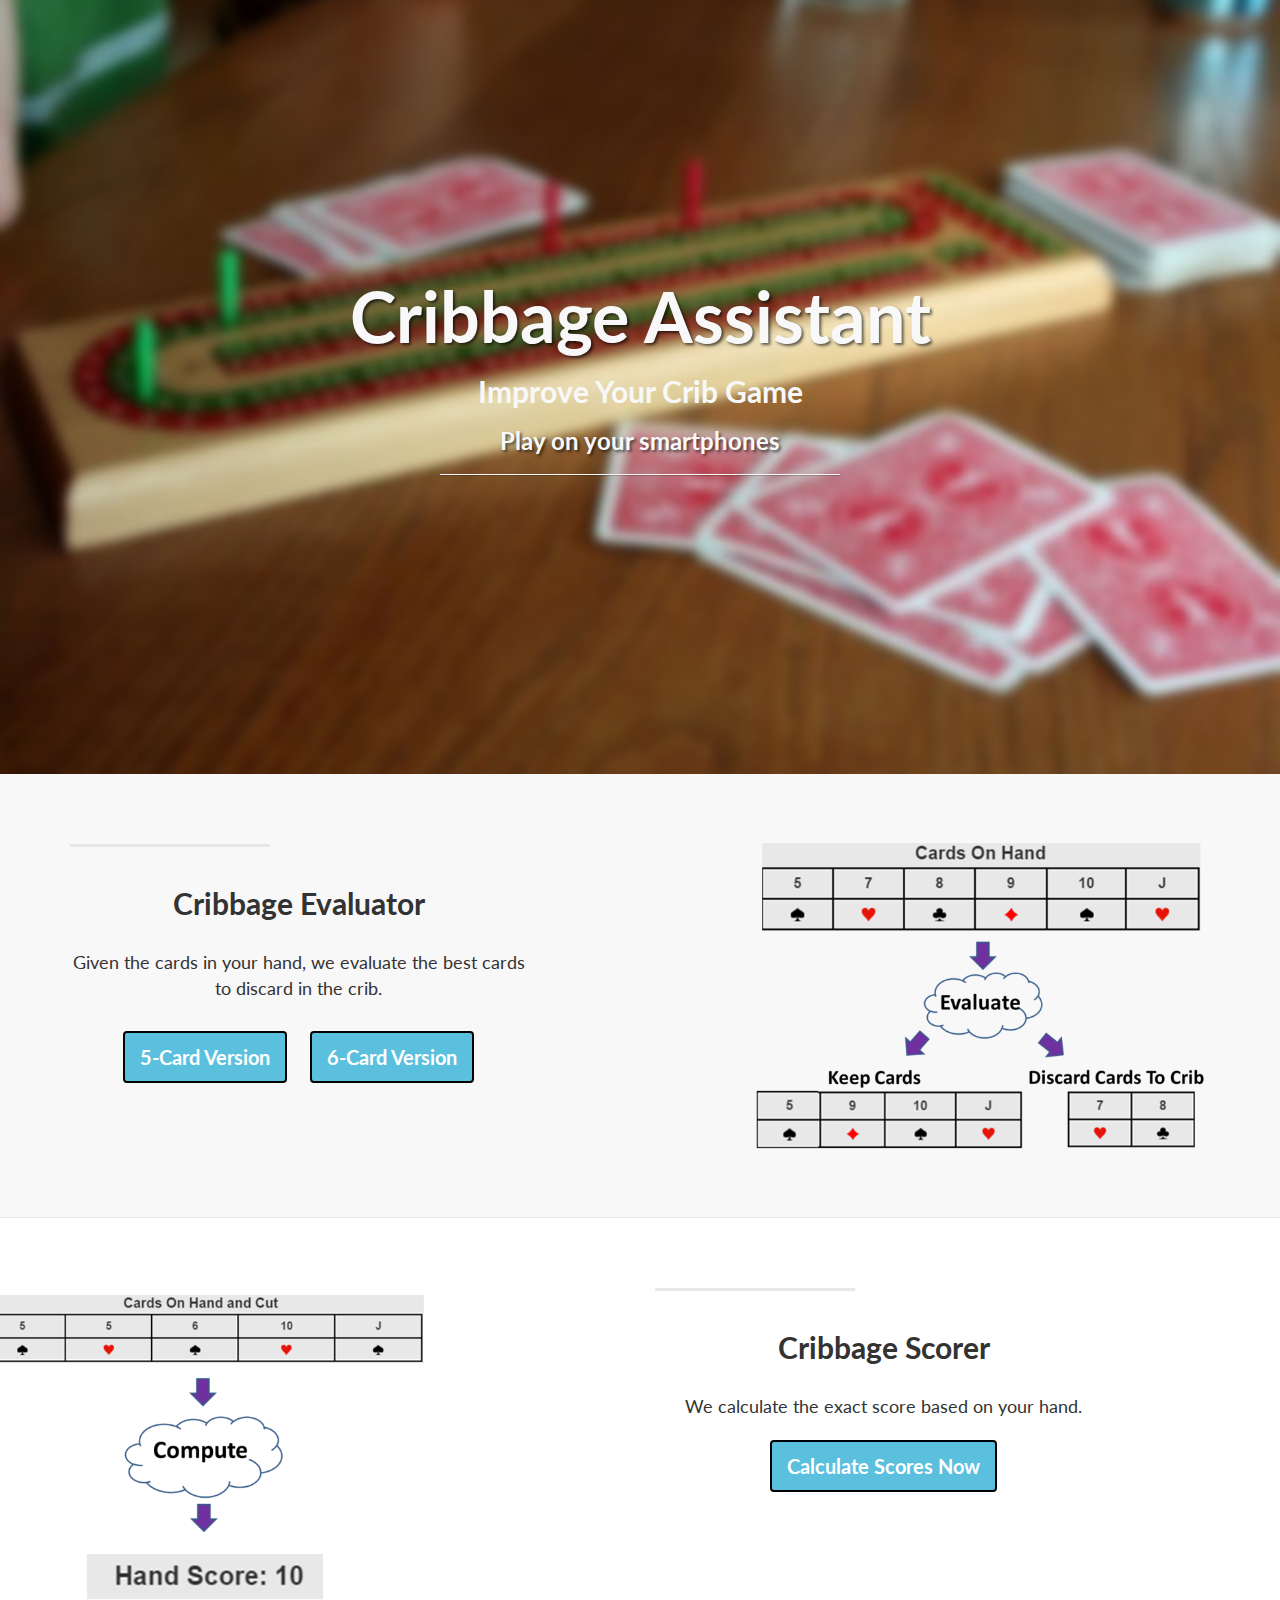
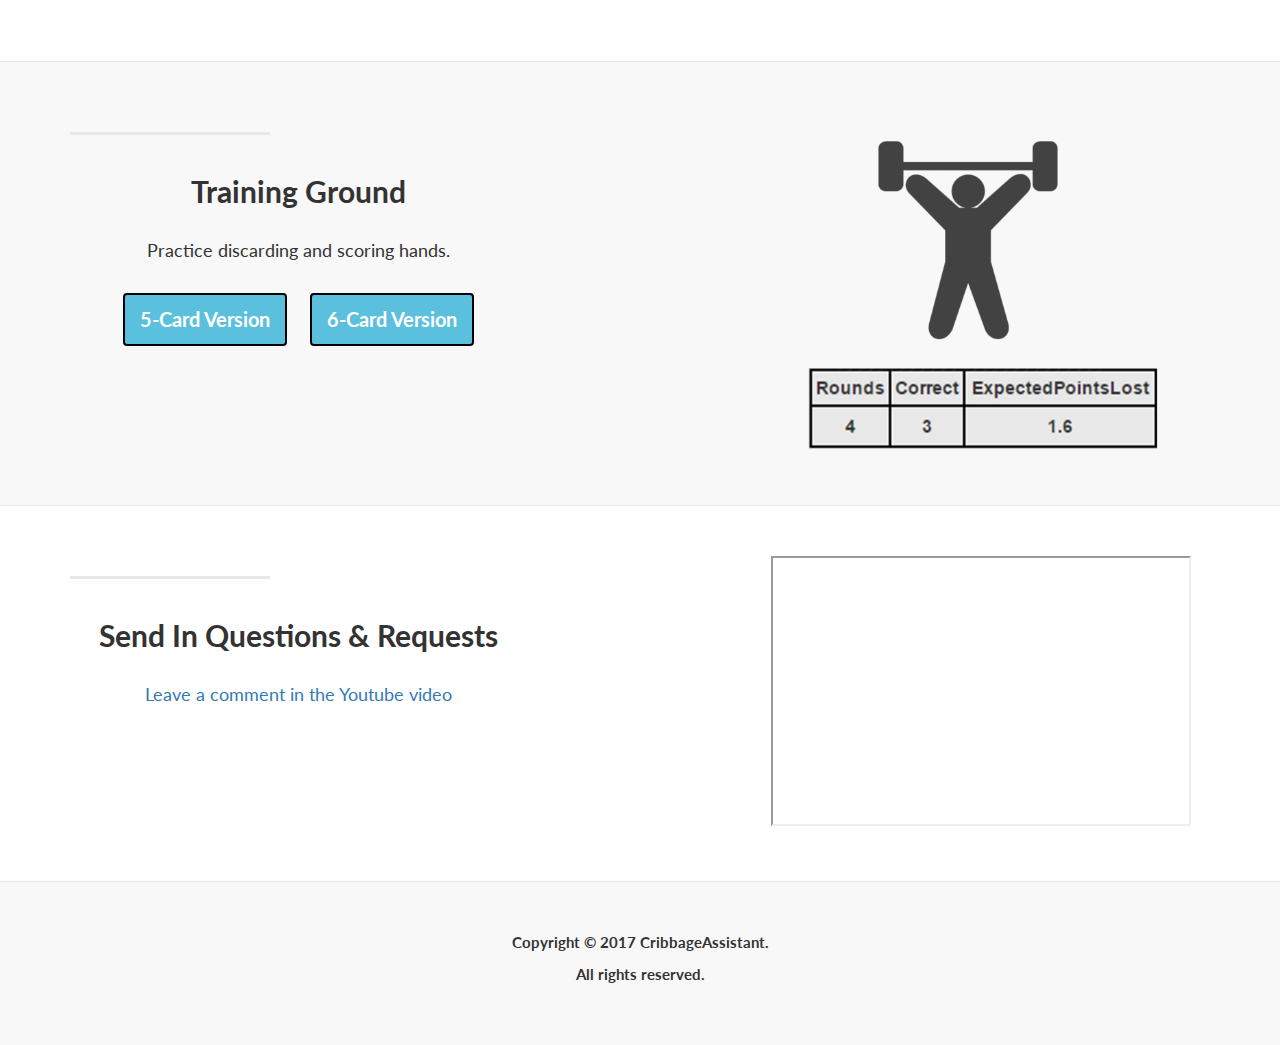
<file: index.html>
<!DOCTYPE html>
<html lang="en">

<head>

  <meta http-equiv="X-UA-Compatible" name="viewport" content="width=device-width, initial-scale=1, maximum-scale=1, user-scalable=no">
  
  <title>Cribbage Assistant</title>

  <!-- Bootstrap Core CSS -->
	<link rel="stylesheet" href="//maxcdn.bootstrapcdn.com/bootstrap/3.3.1/css/bootstrap.min.css">

  <!-- Custom CSS -->
  <link href="landing-page.css" rel="stylesheet">

  <!-- Custom Fonts -->
  <link href="font-awesome.min.css" rel="stylesheet" type="text/css">
  <link href="https://fonts.googleapis.com/css?family=Lato:300,400,700,300italic,400italic,700italic" rel="stylesheet" type="text/css">

	<script src="https://code.jquery.com/jquery-2.2.4.min.js" integrity="sha256-BbhdlvQf/xTY9gja0Dq3HiwQF8LaCRTXxZKRutelT44=" crossorigin="anonymous"></script>
  <script src="//maxcdn.bootstrapcdn.com/bootstrap/3.3.1/js/bootstrap.min.js"></script>

  <script>
	  (function(i,s,o,g,r,a,m){i['GoogleAnalyticsObject']=r;i[r]=i[r]||function(){
	  (i[r].q=i[r].q||[]).push(arguments)},i[r].l=1*new Date();a=s.createElement(o),
	  m=s.getElementsByTagName(o)[0];a.async=1;a.src=g;m.parentNode.insertBefore(a,m)
	  })(window,document,'script','https://www.google-analytics.com/analytics.js','ga');

	  ga('create', 'UA-71304939-2', 'auto');
	  ga('send', 'pageview');
	</script>

</head>

<body>

  <!-- Header -->
  <a name="about"></a>
  <div class="intro-header">
    <div class="container">
      <div class="row">
        <div class="col-lg-12">
          <div class="intro-message">
	          <h1>Cribbage Assistant</h1>
            <h2>Improve Your Crib Game</h2>
            <h3>Play on your smartphones</h3>
    	      <hr class="intro-divider">
          </div>
        </div>
      </div>
    </div>
  </div>
  <!-- /.intro-header -->

  <!-- Page Content -->
	<a name="services"></a>
    <center>
	    <div class="content-section-a">
	      <div class="container">
	        <div class="row">
	          <div class="col-lg-5 col-sm-6" style="margin:0 0 20px 0;">
	            <hr class="section-heading-spacer">
	            <div class="clearfix"></div>
	            <h2 class="section-heading">Cribbage Evaluator</h2>
	            <p class="lead">Given the cards in your hand, we evaluate the best cards to discard in the crib.</p>
	            <button id="go_to_evaluator_5" type="button" class="btn btn-info">5-Card Version</button>
	            <button id="go_to_evaluator_6" type="button" class="btn btn-info">6-Card Version</button>
	        	</div>
		        <div class="col-lg-5 col-lg-offset-2 col-sm-6">
		          <img class="img-responsive" src="images/landingpage1.png" alt="">
		        </div>
	    		</div>
	      </div>
	    </div>

	    <div class="content-section-b">
	      <div class="container">
	        <div class="row">
	          <div class="col-lg-5 col-lg-offset-1 col-sm-push-6 col-sm-6" style="margin:0 0 20px 0;">
	            <hr class="section-heading-spacer">
	            <div class="clearfix"></div>
	            <h2 class="section-heading">Cribbage Scorer</h2>
	            <p class="lead">We calculate the exact score based on your hand.</p>
	            <button id="go_to_scorer" type="button" class="btn btn-info">Calculate Scores Now</button>
	        	</div>
	        	<div class="col-lg-5 col-sm-pull-6 col-sm-6">
	            <img class="img-responsive" src="images/landingpage3.png" alt="">
	        	</div>
	    		</div>
	      </div>
	    </div>

	    <div class="content-section-a">
	      <div class="container">
	        <div class="row">
	          <div class="col-lg-5 col-sm-6">
	          	<hr class="section-heading-spacer">
	            <div class="clearfix"></div>
	            <h2 class="section-heading">Training Ground</h2>
	            <p class="lead">Practice discarding and scoring hands.</p>
	            <button id="go_to_trainer_5" type="button" class="btn btn-info">5-Card Version</button>
	            <button id="go_to_trainer_6" type="button" class="btn btn-info">6-Card Version</button>
	        	</div>
	        	<div class="col-lg-5 col-lg-offset-2 col-sm-6">
	          	<img class="img-responsive" src="images/landingpage2.png" alt="">
	        	</div>
	    		</div>
	      </div>
	    </div>

	    <div class="content-section-b">
	      <div class="container">
	        <div class="row">
	        	<div class="col-lg-5 col-sm-6">
	        		<hr class="section-heading-spacer">
	        		<div class="clearfix"></div>
	        		<h2 class="section-heading">Send In Questions & Requests</h2>
	        		<p class="lead"><a href="https://youtu.be/e2xVMI0Fu4A" target="_blank">Leave a comment in the Youtube video</a></p>
	        	</div>
	        	<div class="col-lg-5 col-lg-offset-2 col-sm-6">
	          	<iframe width="420" height="270" src="https://www.youtube.com/embed/e2xVMI0Fu4A"></iframe>
	        	</div>
	        </div>
	      </div>
	    </div>

	    <div class="content-section-a">
	      <div class="container">
	        <div class="row">
						<center>
					  	<p class="footer_text">Copyright &copy; 2017 CribbageAssistant.</p> 
					  	<p class="footer_text">All rights reserved.</p>
					  </center>
					</div>
				</div>
			</div>
	  </center>
  </div>
   
  <script type="text/javascript">
  	$('#go_to_evaluator_5').on('click', function() {
  		window.location.href = "fivecard_optimizer.html";
		});
		$('#go_to_evaluator_6').on('click', function() {
  		window.location.href = "sixcard_optimizer.html";
		});
		$('#go_to_scorer').on('click', function() {
  		window.location.href = "scorer.html";
		});
		$('#go_to_trainer_5').on('click', function() {
  		window.location.href = "fivecard_practice.html";
		});
		$('#go_to_trainer_6').on('click', function() {
  		window.location.href = "sixcard_practice.html";
		});

  </script>

</body>

</html>
</file>
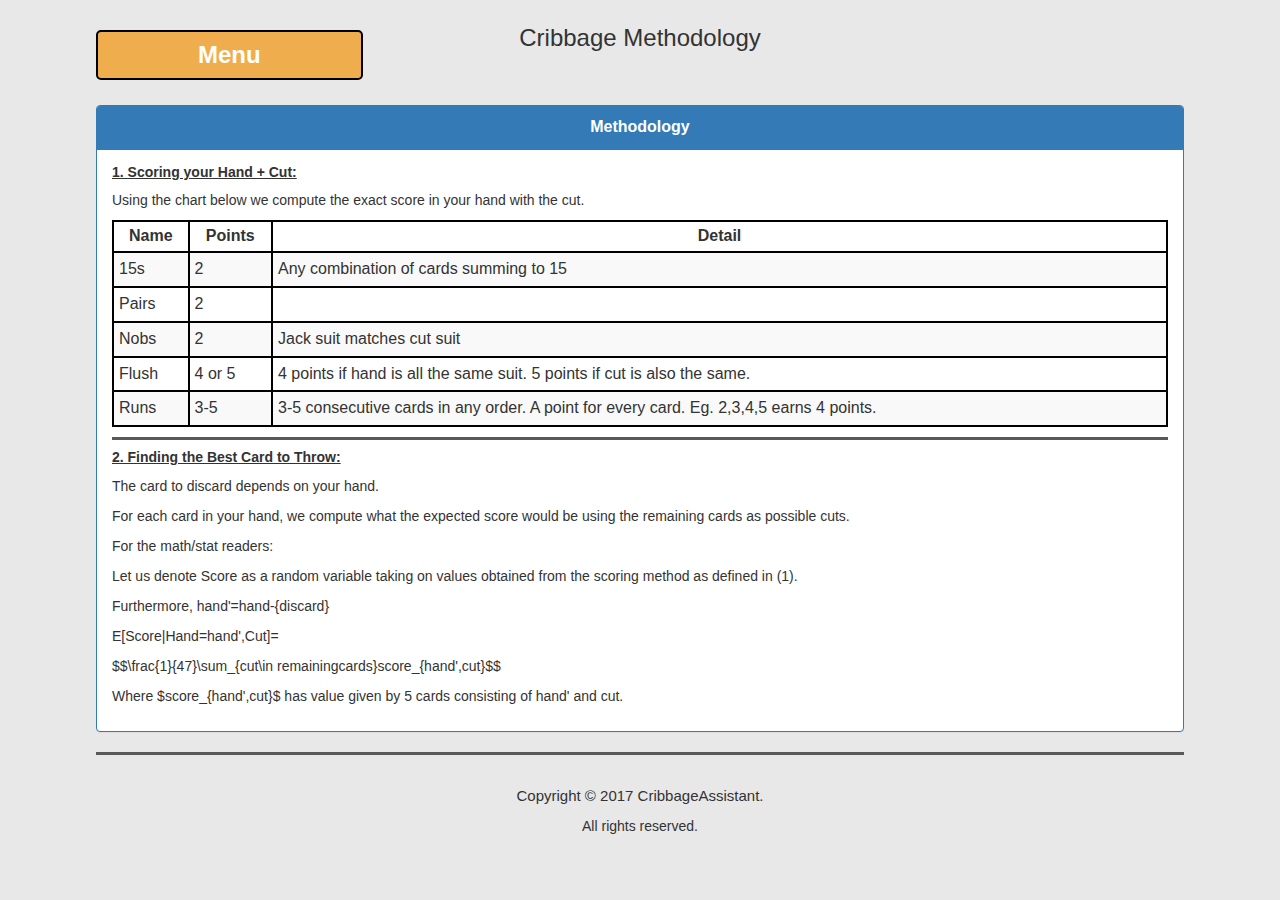
<file: about.html>
<!doctype html>

<html lang="en">
<head>
  <meta name="viewport" content="width=device-width, initial-scale=1, maximum-scale=1, user-scalable=no">

  <title>Cribbage Assistant - Methodology</title>

	<script src="https://code.jquery.com/jquery-2.2.4.min.js" integrity="sha256-BbhdlvQf/xTY9gja0Dq3HiwQF8LaCRTXxZKRutelT44=" crossorigin="anonymous"></script>
  
	<!-- Bootstrap -->
  <link rel="stylesheet" href="//maxcdn.bootstrapcdn.com/bootstrap/3.3.1/css/bootstrap.min.css">
  <script src="//maxcdn.bootstrapcdn.com/bootstrap/3.3.1/js/bootstrap.min.js"></script>

  <link rel="stylesheet" href="style.css">

  <script type="text/x-mathjax-config">
    MathJax.Hub.Config({
      tex2jax: {
        inlineMath: [ ['$','$'], ["\\(","\\)"] ],
        processEscapes: true
      }
    });
  </script>

  <script type="text/javascript"
    src="https://cdn.mathjax.org/mathjax/latest/MathJax.js?config=TeX-AMS-MML_HTMLorMML">
  </script>

</head>

<body style="margin:0px 0px 0px 0px;">

	<div class="container">
		
		<div class="row">
			<div class="col-md-3 col-md-push-9">
			</div>
			<div class="col-md-6">
				<center><h1 id="title_font_about">Cribbage Methodology</h1></center>
			</div>
		  <div class="col-md-3 col-md-pull-9">
		  	<div class="btn-group dropdown" style="margin: 10px 0 5px 0;">
				  <button type="button" class="btn btn-warning dropdown-toggle" id="menu" data-toggle="dropdown">Menu</button>
			  	<ul class="dropdown-menu pull-center">
				    <li><a href="index.html">Landing Page</a></li>
				    <li style="background-color:#ffff66;"><a href="#">Methodology</a></li>
				    <li class="divider"></li>
				    <li><a href="index.html">5-Card Optimizer</a></li>
				    <li><a href="fivecard_practice.html">5-Card Practice</a></li>
				    <li class="divider"></li>
				    <li><a href="sixcard_optimizer.html">6-Card Optimizer</a></li>
				    <li><a href="sixcard_practice.html">6-Card Practice</a></li>
				    <li class="divider"></li>
				    <li><a href="scorer.html">Hand Scorer</a></li>
				    <li class="divider"></li>
				  </ul>	
				</div>
			</div>	
		</div>
		
		<div class="row">
	  	<div class="panel panel-primary">
	  		<div class="panel-heading"><center>Methodology</center></div>
	  		<div class="panel-body">
	  			<h1 style="font-weight: bold; margin-bottom:10px; text-decoration:underline;">1. Scoring your Hand + Cut:</h1>
	  			<p>Using the chart below we compute the exact score in your hand with the cut.</p>
	  			<table class="table table-bordered table-striped">
	  				<thead>
	  					<tr>
	  						<th>Name</th>
	  						<th>Points</th>
	  						<th>Detail</th>
	  					</tr>
	  				</thead>
	  				<tbody style="font-weight:normal;">
	  					<tr>
	  						<td>15s</td>
	  						<td>2</td>
	  						<td>Any combination of cards summing to 15</td>
	  					</tr>
	  					<tr>
	  						<td>Pairs</td>
	  						<td>2</td>
	  						<td></td>
	  					</tr>
	  					<tr>
	  						<td>Nobs</td>
	  						<td>2</td>
	  						<td>Jack suit matches cut suit</td>
	  					</tr>
	  					<tr>
	  						<td>Flush</td>
	  						<td>4 or 5</td>
	  						<td>4 points if hand is all the same suit. 5 points if cut is also the same.</td>
	  					</tr>
	  					<tr>
	  						<td>Runs</td>
	  						<td>3-5</td>
	  						<td>3-5 consecutive cards in any order. A point for every card. Eg. 2,3,4,5 earns 4 points.</td>
	  					</tr>
	  				</tbody>
	  			</table>
	  			<hr>
	  			
	  			<h1 style="font-weight: bold; margin:10px 0 10px 0; text-decoration:underline;">2. Finding the Best Card to Throw:</h1>
	  			<p>The card to discard depends on your hand.</p>
	  			<p>For each card in your hand, we compute what the expected score would be using the remaining cards as possible cuts.</p>
	  			<p>For the math/stat readers:</p>
	  			<p>Let us denote Score as a random variable taking on values obtained from the scoring method as defined in (1).</p>
	  			<p>Furthermore, hand'=hand-{discard}</p>
	  			<p>E[Score|Hand=hand',Cut]=</p>
	  			<p>$$\frac{1}{47}\sum_{cut\in remainingcards}score_{hand',cut}$$</p>
	  			<p>Where $score_{hand',cut}$ has value given by 5 cards consisting of hand' and cut.</p>
	  		</div>
	  	</div>
		</div>

		<!-- Consider adding a note about cards that are good for peggin -->

		<div class="row">
			<hr>
			<br>
			<footer>
				<center>
			  	<p class="footer_text">Copyright &copy; 2017 CribbageAssistant.</p> 
			  	<p>All rights reserved.</p>
			  </center>
			</footer>
			<br>
		</div>
	</div>

	<script type="text/javascript">

	</script>


</body>


</html>
</file>
<file: style.css>
body {
  background: #e8e8e8;
  -webkit-touch-callout: none;
  -webkit-user-select: none;
  -khtml-user-select: none;
  -moz-user-select: none;
  -ms-user-select: none;
  user-select: none;
}

hr {
  border: none;
  height: 3px;
  color: #595959; /* old IE */
  background-color: #595959; /* Modern Browsers */
  margin: 10px 0 10px 0;
}

h1 {
  font-size: 14px;
  margin: 0 0 2px 0;
}

.col-md-3 {
  padding: 0px;
}
.col-md-4 {
  padding: 0px;
}
.col-md-5 {
  padding: 0px;
}
.col-md-6 {
  padding: 0px;
}
.col-md-8 {
  padding: 0px;
}
.col-xs-6 {
  padding: 0px;
}
.col-xs-7 {
  padding: 0px;
}
.col-xs-5 {
  padding: 0px;
}
.container {
  width: 85%;
}

#video {
  width: 100%;
  height: 100%;
  margin-bottom: 10px;
  cursor: pointer;
}

.frame {
  width: 100%;
  height: 60px;
  line-height: 60px;
  padding: 0;
  cursor: pointer;
  margin: 15px 0 0px 0;
}
.frame ul {
  margin: 0;
  padding: 0;
  height: 100%;
  list-style: none;
  font-size: 12px;
}
.frame ul li {
  float: left;
  padding: 0;
  margin: 0 1px 0 0;
  width: 60px;
  height: 100%;
  color: #ddd;
  text-align: center;
  cursor: pointer;
  background: #333;
}
.frame ul li.active {
  color: #fff;
  background: #a03232;
}

.card_title {
  font-size: 18px;
  font-weight: bold;
  margin: 5px 0 5px 0;
}

#column_descrips_title {
  font-size: 16px;
  font-weight: bold;
}

#column_descrips_list {
  font-size: 12px;
  border: #000 solid 2px;
  border-radius: 5px;
  display: none;
  padding-left: 20px;
}

#column_descrips_list li strong {
  font-size: 14px;
}

.suit {
  margin-top: 10px;
  /*display: none;*/
}

.suit img {
  width: 22px;
  height: 22px;
  cursor: pointer;
  opacity: 0.1;
}

.suit img.active_suit {
  /*border: 3px solid blue;*/
  opacity: 1;
}

td img {
  width: 15px;
  height: 15px;
}

.next_card_button {
  width: 100%;
  font-size: 15px;
  font-weight: bold; 
  height: 50px;
  border-radius: 5px;
  border: #000 solid 2px;
  margin-top: 15px;
}

#randomize_button {
  width: 95%;
  font-size: 12px;
  font-weight: bold; 
  height: 50px;
  border-radius: 5px; 
  margin: 15px 0 0 2px;
  border: #000 solid 2px;
}
#randomize_scoring_button {
  width: 100%;
  font-size: 14px;
  font-weight: bold; 
  height: 50px;
  border-radius: 5px; 
  border: #000 solid 2px;
}

.table {
  font-size: 14px;
  font-weight: bold;
  margin-bottom: 5px;
}
.table td{
  border: #000 solid 2px !important;
  padding: 5px !important;
}
.table th{
  border: #000 solid 2px !important;
  text-align: center;
  padding: 3px !important;
}
.table_card_selected {
  background-color: #ffff66;
}

input[type='radio'] { 
  transform: scale(1);
}

.ui-checkboxradio-icon  {
  transform: scale(1);
  -ms-transform: scale(1);
  -webkit-transform: scale(1);
}

.ui-checkboxradio-icon-space  {
  transform: scale(1);
  -ms-transform: scale(1);
  -webkit-transform: scale(1);
}

.btn-default, .raised {
  box-shadow: 2px 4px 4px 2px #007299;
  border-radius: 20px;
}

#title_font {
  font: 400 36px/0.8 'Great Vibes', Helvetica, sans-serif;
  color: #000;
  text-shadow: 4px 4px 3px rgba(0,0,0,0.1);
}
#title_font_about {
  font-size: 24px;
  margin: 15px 0 10px 0;
}

.btn-group {
  width: 98%;
}

#menu {
  width: 100%;
  height: 45px;
  font-size: 22px;
  font-weight: bold;
  border: 2px solid #000;
  border-radius: 5px;
}

.dropdown-menu {
  width: 100%;
  text-align: center;
  font-size: 20px;
  font-weight: bold;
}

.dropdown-menu li a {
  padding: 7px;
}

#suits_matter_label {
  font-size: 12px;
  font-weight: bold;
  height: 50px;
  width: 96%;
  padding-top: 16px;
  margin: 15px 2px 0 0;
  border: 2px solid #000;
  border-radius: 5px;
}

#crib_label1 {
  font-size: 12px;
  font-weight: bold;
  height: 50px;
  width: 48%;
  padding-top: 16px;
  margin-right: 3px;
  border-radius: 5px;
  border: #000 solid 2px;
}

#crib_label2 {
  font-size: 12px;
  font-weight: bold;
  height: 50px;
  width: 48%;
  padding-top: 16px;
  border-radius: 5px;
  border: #000 solid 2px;
}

/*
.sweet-alert {
  width: 100px;
  height: 50px;
  left: 50%;
  top: 60%;
  padding-top: 90px;
}
.sweet-alert h2 {
  font-size: 44px;
  padding-bottom: 20px;
  line-height: 60px;
}
.sweet-alert p {
  font-size: 38px;
  padding-bottom: 20px;
}
.sweet-alert button {
  font-size: 40px;
  padding: 20px 80px 20px 80px;
}
*/

.ui-spinner {
  width: 85%;
}
.ui-spinner a.ui-spinner-button {
  border: 2px solid #000;
}
.ui-button {
  width: 52px;
  height: 30px;
}

#score_guess {
  font-size: 16px;
  height: 50px;
  text-align: center;
  width: 55%;
  margin-top: 5px;
}

#score_result {
  margin-top: 10px;
  border: 4px solid #800080;
  padding: 10px;
  width: 80%;
  border-radius: 5px;
}

.panel {
  margin: 10px 0 10px 0;
}
.panel-heading {
  font-size: 16px;
  font-weight: bold;
}

.footer_text {
  font-size: 15px;
}

@media(min-width:992px){
  .col-md-6 {
    padding: 10px;
  }
  .col-md-4 {
    padding: 10px;
  }
  .col-md-8 {
    padding: 10px;
  }
  #video {
    width: 65%;
    height: 60%;
  }
  #title_font {
    font: 400 50px/0.8 'Great Vibes', Helvetica, sans-serif;
    color: #000;
    text-shadow: 4px 4px 3px rgba(0,0,0,0.1);
    margin-top: 28px;
  }
  .frame {
    height: 60px;
    line-height: 60px;
    width: 90%;
    margin: 15px 0 15px 0;
  }
  .frame ul {
    font-size: 14px;
  }
  .frame ul li {
    width: 60px;
  }
  .suit img {
    width: 30px;
    height: 30px;
    cursor: pointer;
    opacity: 0.1;
  }
  .card_title {
    margin-top: 20px;
    font-size: 20px;
  }
  .table {
    font-size: 16px;
  }
  #menu {
    height: 50px;
    font-size: 24px;
    font-weight: bold;
    border: 2px solid #000;
    border-radius: 5px;
    margin: 20px 0 10px 0;
  }
  #randomize_button {
    font-size: 20px;
    height: 50px;
    margin: 20px 0 20px 0;
    width: 98%;
  }
  #suits_matter_label {
    font-size: 20px;
    font-weight: bold;
    height: 50px;
    padding-top: 12px;
    margin: 0px;
    border: 2px solid #000;
    border-radius: 5px;
    width: 98%;
    margin: 20px 0 20px 0;
  }
  .ui-checkboxradio-icon  {
    transform: scale(1);
    -ms-transform: scale(1);
    -webkit-transform: scale(1);
  }
  .ui-checkboxradio-icon-space  {
    transform: scale(1);
    -ms-transform: scale(1);
    -webkit-transform: scale(1);
  }
  #crib_label1 {
    font-size: 20px;
    height: 50px;
    width: 200px;
    padding-top: 15px;
    margin-right: 0px;
  }
  #crib_label2 {
    font-size: 20px;
    height: 50px;
    width: 200px;
    padding-top: 15px;
  } 
  .next_card_button {
    margin-top: 60px;
    width: 100%;
    font-size: 18px;
    height: 45px;
    border-radius: 5px;
  }
  /*
  .sweet-alert {
    width: 478px;
    height: 400px;
    left: 50%;
    padding-top: 10px;
  }
  .sweet-alert h2 {
    font-size: 30px;
  }
  .sweet-alert button {
    font-size: 17px;
  }
  */
  #column_descrips_list {
    font-size: 14px;
  }
  #column_descrips_list li strong {
    font-size: 18px;
  }
  .dropdown-menu {
    font-size: 16px;
    margin: 5px 5px 5px 0px;
  }
  .dropdown-menu li a {
    padding: 5px;
  }
  #practice_optimization_result {
    margin-top: 50px;
  }
  #card_selected {
    margin-top: 50px; 
  }
  #score_guess {
    height: 18px;
    width: 80%;
    margin: 10px 0 10px 0;
  }
  .ui-button {
    height: 20px;
  }

  #score_guess_title {
    margin: 50px 0 0 0;
  }
}
</file>
<file: landing-page.css>
/*
 * Start Bootstrap - Landing Page (http://startbootstrap.com/)
 * Copyright 2013-2016 Start Bootstrap
 * Licensed under MIT (https://github.com/BlackrockDigital/startbootstrap/blob/gh-pages/LICENSE)
 */

body,
html {
  width: 100%;
  height: 100%;
}

body,
h1,
h2,
h3,
h4,
h5,
h6 {
  font-family: "Lato","Helvetica Neue",Helvetica,Arial,sans-serif;
  font-weight: 700;
}

.topnav {
  font-size: 14px; 
}

.lead {
  font-size: 18px;
  font-weight: 400;
}

.intro-header {
  padding-top: 50px; /* If you're making other pages, make sure there is 50px of padding to make sure the navbar doesn't overlap content! */
  padding-bottom: 50px;
  text-align: center;
  color: #f8f8f8;
  background: url(images/cribboard_final.jpg) no-repeat center center;
  background-size: cover;
}

.intro-message {
  position: relative;
  padding-top: 20%;
  padding-bottom: 20%;
}

.intro-message > h1 {
  margin: 0;
  text-shadow: 2px 2px 3px rgba(0,0,0,0.6);
  font-size: 5em;
}

.intro-divider {
  width: 400px;
  border-top: 1px solid #f8f8f8;
  border-bottom: 1px solid rgba(0,0,0,0.2);
}

.intro-message > h3 {
  text-shadow: 2px 2px 3px rgba(0,0,0,0.6);
}

@media(max-width:767px) {
  .intro-message {
    padding-bottom: 15%;
  }

  .intro-message > h1 {
    font-size: 3em;
  }

  ul.intro-social-buttons > li {
    display: block;
    margin-bottom: 20px;
    padding: 0;
  }

  ul.intro-social-buttons > li:last-child {
    margin-bottom: 0;
  }

  .intro-divider {
    width: 100%;
  }
}

.network-name {
  text-transform: uppercase;
  font-size: 14px;
  font-weight: 400;
  letter-spacing: 2px;
}

.content-section-a {
  padding: 50px 0;
  background-color: #f8f8f8;
}

.content-section-b {
  padding: 50px 0;
  border-top: 1px solid #e7e7e7;
  border-bottom: 1px solid #e7e7e7;
}

.section-heading {
  margin-bottom: 30px;
}

.section-heading-spacer {
  float: left;
  width: 200px;
  border-top: 3px solid #e7e7e7;
}

.banner {
  padding: 100px 0;
  color: #f8f8f8;
  background: url(../img/banner-bg.jpg) no-repeat center center;
  background-size: cover;
}

.banner h2 {
  margin: 0;
  text-shadow: 2px 2px 3px rgba(0,0,0,0.6);
  font-size: 3em;
}

.banner ul {
  margin-bottom: 0;
}

.banner-social-buttons {
  float: right;
  margin-top: 0;
}

@media(max-width:1199px) {
  ul.banner-social-buttons {
    float: left;
    margin-top: 15px;
  }
}

@media(max-width:767px) {
  .banner h2 {
    margin: 0;
    text-shadow: 2px 2px 3px rgba(0,0,0,0.6);
    font-size: 3em;
  }

  ul.banner-social-buttons > li {
    display: block;
    margin-bottom: 20px;
    padding: 0;
  }

  ul.banner-social-buttons > li:last-child {
    margin-bottom: 0;
  }
}

footer {
  padding: 50px 0;
  background-color: #f8f8f8;
}

p.copyright {
  margin: 15px 0 0;
}

#go_to_evaluator_5 {
	font-size: 20px;
	font-weight: bold;
	padding: 10px 15px 10px 15px;
	border: #000 solid 2px;
	margin: 10px;
}
#go_to_evaluator_6 {
	font-size: 20px;
	font-weight: bold;
	padding: 10px 15px 10px 15px;
	border: #000 solid 2px;
	margin: 10px;
}

#go_to_scorer {
	font-size: 20px;
	font-weight: bold;
	padding: 10px 15px 10px 15px;
	border: #000 solid 2px;
}
#go_to_trainer_5 {
	font-size: 20px;
	font-weight: bold;
	padding: 10px 15px 10px 15px;
	border: #000 solid 2px;
	margin: 10px;
}
#go_to_trainer_6 {
	font-size: 20px;
	font-weight: bold;
	padding: 10px 15px 10px 15px;
	border: #000 solid 2px;
	margin: 10px;
}

.footer_text {
  font-size: 15px;
  font-weight: bold;
}
</file>
